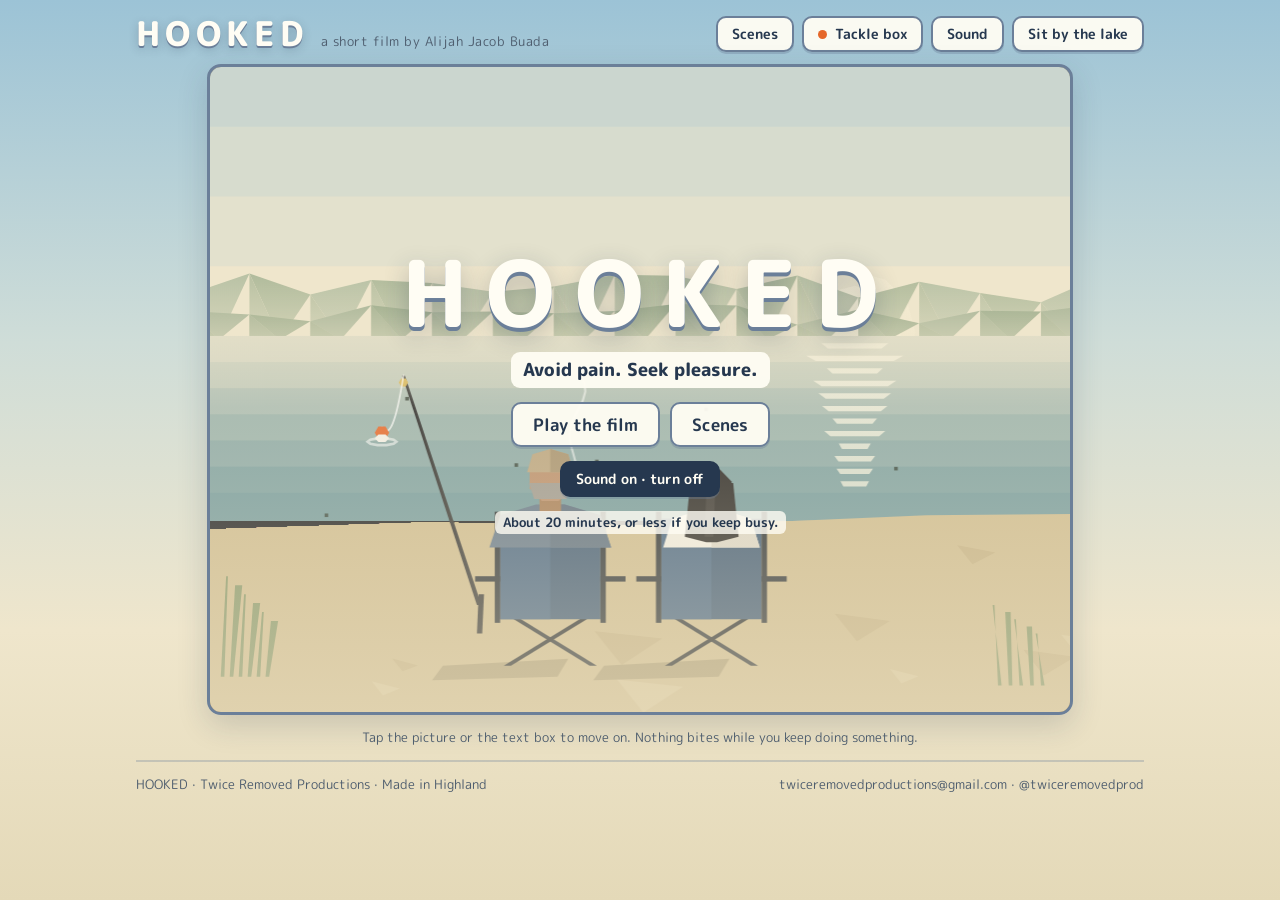
<file: index.html>
<!doctype html>
<html lang="en">
<head>
<meta charset="utf-8">
<meta name="viewport" content="width=device-width, initial-scale=1, viewport-fit=cover">
<title>HOOKED</title>
<meta name="description" content="HOOKED, a short film by Alijah Jacob Buada, played as a low-poly summer game. Nothing bites until you stop trying.">
<meta property="og:title" content="HOOKED">
<meta property="og:description" content="A young woman kills time with small pleasures. A fisherman kills his with cards and cigarettes. They meet at a lake where nothing bites.">
<link rel="preconnect" href="https://fonts.googleapis.com">
<link rel="preconnect" href="https://fonts.gstatic.com" crossorigin>
<link rel="stylesheet" href="https://fonts.googleapis.com/css2?family=M+PLUS+Rounded+1c:wght@400;500;700;800&display=swap">
<link rel="stylesheet" href="css/game.css">
</head>
<body>
<div class="page">
  <div class="bar">
    <div class="logo"><h1>HOOKED</h1><span>a short film by Alijah Jacob Buada</span></div>
    <nav class="menu" aria-label="Menu">
      <button class="btn" id="scenesBtn" type="button">Scenes</button>
      <button class="btn" id="tackleBtn" type="button"><span class="dot" aria-hidden="true"></span>Tackle box</button>
      <button class="btn" id="soundBtn" type="button" aria-pressed="false">Sound</button>
      <a class="btn" href="lake.html">Sit by the lake</a>
    </nav>
  </div>

  <div class="stage" id="stage">
   <div class="screen">
    <canvas id="scene" role="img" aria-label="HOOKED title screen: a low-poly lake at dawn."></canvas>
    <span class="tag" id="tag" hidden></span>
    <div class="prompt" id="prompt" hidden><span id="promptText"></span><span class="meter" id="meter" hidden><i id="meterFill"></i></span></div>
    <div class="overlay" id="title">
      <h2>HOOKED</h2>
      <p class="line1">Avoid pain. Seek pleasure.</p>
      <div class="row">
        <button class="btn big" id="playBtn" type="button">Play the film</button>
        <button class="btn big" id="titleScenes" type="button">Scenes</button>
      </div>
      <button class="btn" id="titleSound" type="button" aria-pressed="true">Sound on · turn off</button>
      <small id="soundNote">About 20 minutes, or less if you keep busy.</small>
    </div>
   </div>
    <div class="box idle" id="box" aria-live="polite">
      <span class="who" id="who" hidden></span>
      <p class="say" id="say"></p>
      <p class="sub" id="sub"></p>
      <div class="choices" id="choices"></div>
      <span class="more" id="more" aria-hidden="true" hidden></span>
    </div>
  </div>
  <p class="hint" id="hint">Tap the picture or the text box to move on. Nothing bites while you keep doing something.</p>

  <footer class="foot">
    <span>HOOKED · Twice Removed Productions · Made in Highland</span>
    <span>twiceremovedproductions@gmail.com · @twiceremovedprod</span>
  </footer>
</div>

<div class="scrim" id="scenesWin" hidden>
  <section class="win narrow" role="dialog" aria-modal="true" aria-labelledby="scenesTitle">
    <header><h2 id="scenesTitle">Scenes</h2><button class="btn" type="button" data-close>Close</button></header>
    <div class="body"><ol class="scenes" id="sceneList"></ol></div>
  </section>
</div>

<div class="scrim" id="tackleWin" hidden>
  <section class="win" role="dialog" aria-modal="true" aria-labelledby="tackleTitle">
    <header><h2 id="tackleTitle">Tackle box</h2><button class="btn" type="button" data-close>Close</button></header>
    <div class="body"><div class="tackle"><div class="items" role="tablist" aria-label="Items" id="items"></div><div class="detail" id="detail" role="tabpanel"></div></div></div>
  </section>
</div>

<div class="scrim" id="soundWin" hidden>
  <section class="win narrow" role="dialog" aria-modal="true" aria-labelledby="soundTitle">
    <header><h2 id="soundTitle">Sound</h2><button class="btn" type="button" data-close>Close</button></header>
    <div class="body mixer">
      <button class="btn" id="audioToggle" type="button" aria-pressed="false">Turn sound on</button>
      <p class="status" style="margin:0">Sound is on by default and starts with your first tap or key press.</p>
      <div class="slider"><label for="vAmb">Ambience</label><input id="vAmb" type="range" min="0" max="100" value="90"><output for="vAmb">90</output></div>
      <div class="slider"><label for="vMusic">Music</label><input id="vMusic" type="range" min="0" max="100" value="70"><output for="vMusic">70</output></div>
      <p class="status">Everything you hear is synthesized in the browser. The piano score is an original stand-in, written in the mellow spirit of Ryuichi Sakamoto’s music for <i>Tony Takitani</i>. The jazz in Sen’s earbuds is a nod to Ryo Fukui.</p>
    </div>
  </section>
</div>

<div class="scrim" id="endWin" hidden>
  <section class="win narrow" role="dialog" aria-modal="true" aria-labelledby="endTitle">
    <div class="body endcard">
      <span class="kicker">THE END</span>
      <h2 class="title" id="endTitle">HOOKED</h2>
      <p class="tagline">Avoid pain. Seek pleasure.</p>
      <p>A young woman kills time with small pleasures. A fisherman kills his with cards and cigarettes. They meet at a lake where nothing bites.</p>
      <p style="color:var(--ink-soft)">Written and directed by Alijah Jacob Buada · Twice Removed Productions</p>
      <div class="row">
        <button class="btn" type="button" id="endTackle"><span class="dot" aria-hidden="true"></span>Open the tackle box</button>
        <button class="btn" type="button" id="endAgain">Play again</button>
        <a class="btn" href="lake.html">Sit by the lake</a>
      </div>
    </div>
  </section>
</div>

<script src="js/core.js"></script>
<script src="js/figures.js"></script>
<script src="js/sets-lake.js"></script>
<script src="js/sets-places.js"></script>
<script src="js/audio.js"></script>
<script src="js/pitch.js"></script>
<script src="js/script.js"></script>
<script src="js/game.js"></script>
</body>
</html>
</file>
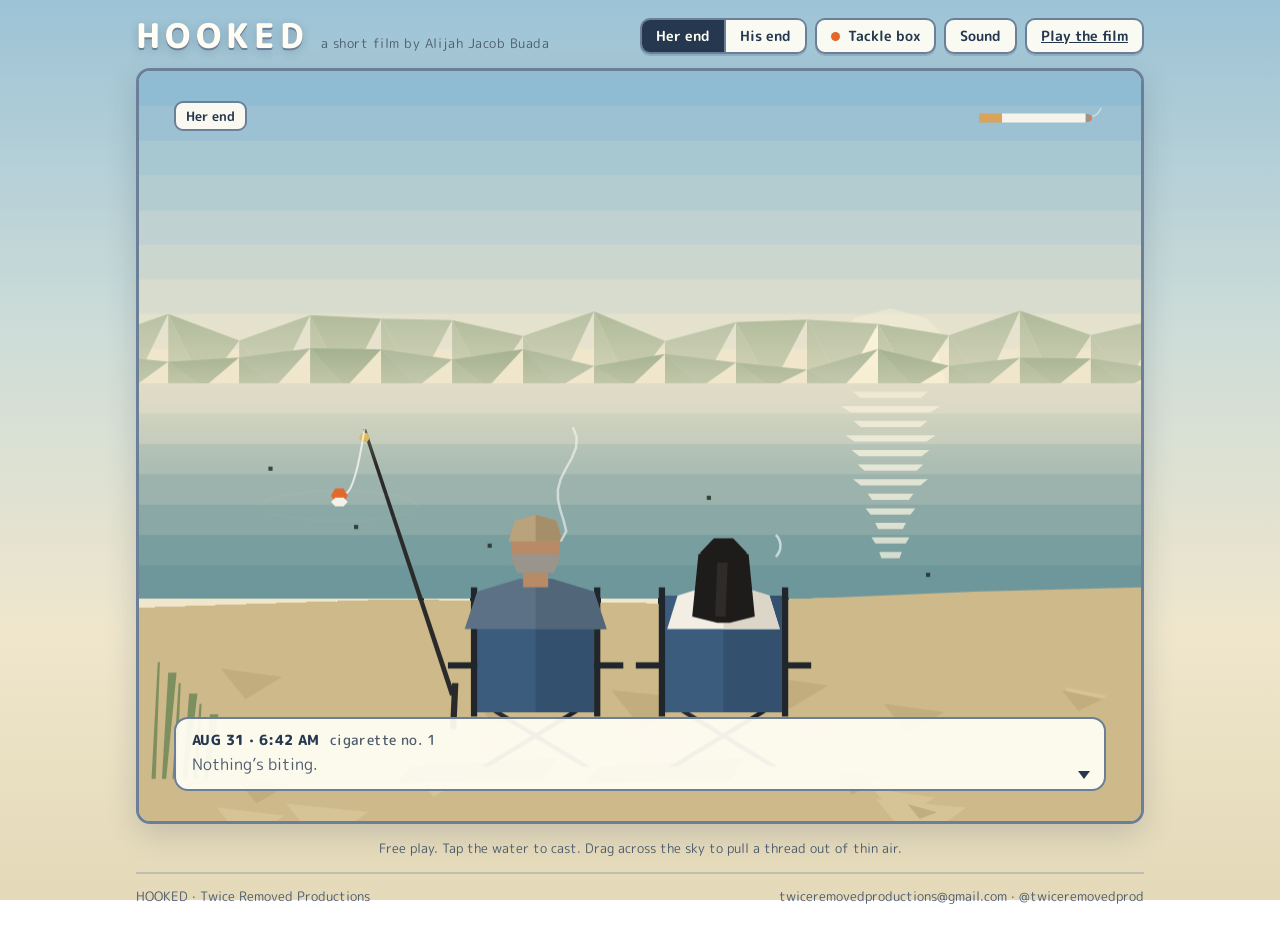
<file: lake.html>
<!doctype html>
<html lang="en">
<head>
<meta charset="utf-8">
<meta name="viewport" content="width=device-width, initial-scale=1, viewport-fit=cover">
<title>HOOKED · Sit by the lake</title>
<link rel="preconnect" href="https://fonts.googleapis.com">
<link rel="preconnect" href="https://fonts.gstatic.com" crossorigin>
<link rel="stylesheet" href="https://fonts.googleapis.com/css2?family=M+PLUS+Rounded+1c:wght@400;500;700;800&display=swap">
<style>
/* Layout: one 4:3 low-poly lake "game screen" centered under a slim menu bar, with a game text box and HUD over it; menus open as PS2-style windows. Single warm-haze look in every theme. */
:root {
  --haze: #EFE6CC;
  --haze-2: #E4D9B8;
  --sky: #9CC3D6;
  --ink: #26384F;
  --ink-soft: #4E5D6E;
  --window: rgba(255, 253, 244, .94);
  --frame: #6B7F99;
  --accent: #E5672A;
  --f-ui: "M PLUS Rounded 1c", "Trebuchet MS", Verdana, sans-serif;
  color-scheme: light;
}
* { box-sizing: border-box; }
html, body { height: 100%; }
body {
  margin: 0;
  background: linear-gradient(180deg, var(--sky) 0%, #CFDDD8 38%, var(--haze) 70%, var(--haze-2) 100%) fixed;
  color: var(--ink);
  font-family: var(--f-ui);
  font-size: 15px;
  line-height: 1.55;
}
.page {
  max-width: 1040px; margin: 0 auto;
  padding-block: 18px 40px;
  padding-left: max(16px, env(safe-area-inset-left, 0px));
  padding-right: max(16px, env(safe-area-inset-right, 0px));
  display: flex; flex-direction: column; gap: 14px;
}

/* menu bar */
.bar { display: flex; align-items: center; justify-content: space-between; gap: 10px 18px; flex-wrap: wrap; }
.logo { display: flex; align-items: baseline; gap: 12px; }
.logo h1 { margin: 0; font-weight: 800; font-size: 34px; letter-spacing: .16em; color: #FFFDF4; text-shadow: 0 2px 0 var(--frame), 0 3px 10px rgba(38,56,79,.25); line-height: 1; }
.logo span { font-size: 13px; color: var(--ink-soft); letter-spacing: .04em; }
.menu { display: flex; gap: 8px; flex-wrap: wrap; }
.btn {
  font: 700 14px/1 var(--f-ui); color: var(--ink);
  background: var(--window); border: 2px solid var(--frame); border-radius: 10px;
  padding: 9px 14px; cursor: pointer; display: inline-flex; align-items: center; gap: 8px;
  box-shadow: 0 2px 0 rgba(107,127,153,.35);
}
.btn:hover { background: #FFFFFF; }
.btn:active { transform: translateY(1px); box-shadow: none; }
.btn:focus-visible { outline: 3px solid var(--accent); outline-offset: 2px; }
.btn[aria-pressed="true"] { background: var(--ink); color: #FFFDF4; border-color: var(--ink); }
.btn[hidden] { display: none; }
.btn[disabled] { opacity: .5; cursor: default; }
.seg { display: inline-flex; border: 2px solid var(--frame); border-radius: 10px; overflow: hidden; box-shadow: 0 2px 0 rgba(107,127,153,.35); }
.seg .btn { border: 0; border-radius: 0; box-shadow: none; }
.seg .btn + .btn { border-left: 2px solid var(--frame); }
.dot { width: 9px; height: 9px; border-radius: 50%; background: var(--accent); display: inline-block; }

/* stage */
.stage { position: relative; width: 100%; aspect-ratio: 4 / 3; max-width: 100%; border-radius: 14px; overflow: hidden; border: 3px solid var(--frame); box-shadow: 0 10px 30px rgba(38,56,79,.18); background: var(--haze); touch-action: none; user-select: none; -webkit-user-select: none; }
.stage #scene { display: block; width: 100%; height: 100%; cursor: crosshair; }
.box {
  position: absolute; left: 3.5%; right: 3.5%; bottom: 4%;
  background: var(--window); border: 2.5px solid var(--frame); border-radius: 14px;
  padding: 10px 16px 12px; pointer-events: none; min-height: 74px;
}
.box .when { font-weight: 800; font-size: 14px; letter-spacing: .03em; color: var(--ink); display: flex; gap: 10px; flex-wrap: wrap; }
.box .when .cig { color: var(--ink-soft); font-weight: 500; }
.box .say { margin: 2px 0 0; font-size: 16px; color: var(--ink-soft); min-height: 1.5em; }
.box .say small { display: block; font-size: 13px; color: #7A8794; }
.box .more { position: absolute; right: 14px; bottom: 10px; width: 0; height: 0; border-left: 6px solid transparent; border-right: 6px solid transparent; border-top: 8px solid var(--ink); animation: blink 1s steps(1) infinite; }
@keyframes blink { 50% { opacity: 0; } }
.cigclock { position: absolute; top: 4%; right: 3.5%; width: 132px; height: 34px; pointer-events: none; }
.side-tag { position: absolute; top: 4%; left: 3.5%; background: var(--window); border: 2px solid var(--frame); border-radius: 9px; padding: 3px 10px; font-weight: 700; font-size: 13px; pointer-events: none; }
.hint { margin: 0; font-size: 13px; color: var(--ink-soft); text-align: center; }

/* windows */
.scrim { position: fixed; inset: 0; background: rgba(38,56,79,.35); display: flex; align-items: center; justify-content: center; padding: 16px; z-index: 20; }
.scrim[hidden] { display: none; }
.win {
  width: min(760px, 100%); max-height: min(86vh, 720px); overflow: auto;
  background: var(--window); border: 3px solid var(--frame); border-radius: 16px;
  box-shadow: 0 16px 40px rgba(38,56,79,.3); display: flex; flex-direction: column;
}
.win header { display: flex; align-items: center; justify-content: space-between; gap: 12px; padding: 12px 16px; border-bottom: 2px solid rgba(107,127,153,.35); position: sticky; top: 0; background: var(--window); }
.win h2 { margin: 0; font-size: 18px; font-weight: 800; letter-spacing: .04em; }
.win .body { padding: 16px; display: flex; flex-direction: column; gap: 12px; }
.win p { margin: 0; max-width: 64ch; }
.close { font: 800 14px var(--f-ui); }

.tackle { display: grid; grid-template-columns: minmax(0, 220px) minmax(0, 1fr); gap: 16px; }
.items { display: flex; flex-direction: column; gap: 6px; }
.item { text-align: left; font: 700 14px/1.3 var(--f-ui); color: var(--ink); background: #FFFFFF; border: 2px solid rgba(107,127,153,.45); border-radius: 10px; padding: 8px 10px; cursor: pointer; display: grid; grid-template-columns: 34px minmax(0, 1fr); gap: 10px; align-items: center; }
.item small { display: block; font-weight: 500; color: var(--ink-soft); font-size: 12px; }
.item[aria-selected="true"] { border-color: var(--ink); background: #F4F7FA; box-shadow: inset 4px 0 0 var(--accent); }
.item:focus-visible { outline: 3px solid var(--accent); outline-offset: 1px; }
.item svg { width: 34px; height: 34px; }
.detail { min-width: 0; display: flex; flex-direction: column; gap: 10px; }
.detail h3 { margin: 0; font-size: 20px; font-weight: 800; }
.detail .kicker { font-size: 12px; letter-spacing: .12em; text-transform: uppercase; color: var(--accent); font-weight: 800; }
.detail dl { margin: 0; display: grid; grid-template-columns: minmax(0, 92px) minmax(0, 1fr); gap: 6px 12px; }
.detail dt { font-weight: 800; color: var(--ink-soft); font-size: 13px; }
.detail dd { margin: 0; }
.tag { font-size: 22px; font-weight: 800; color: var(--ink); letter-spacing: .02em; }
.comps { display: grid; grid-template-columns: repeat(2, minmax(0, 1fr)); gap: 10px; }
.comp { border: 2px solid rgba(107,127,153,.4); border-radius: 12px; padding: 10px 12px; background: #FFFFFF; display: flex; flex-direction: column; gap: 2px; }
.comp b { font-size: 18px; letter-spacing: .04em; }
.comp span { color: var(--ink-soft); font-size: 13px; }
.receipt { font-family: "Courier New", Courier, monospace; background: #FFFFFF; border: 1px dashed #9AA6B2; border-radius: 6px; padding: 14px 16px; display: flex; flex-direction: column; gap: 4px; max-width: 420px; }
.receipt .rule { border-top: 1px dashed #9AA6B2; margin: 6px 0; }
.receipt .line { display: flex; justify-content: space-between; gap: 12px; }
.copy { display: flex; gap: 8px; align-items: center; flex-wrap: wrap; }
.copy code { font-family: "Courier New", Courier, monospace; background: #FFFFFF; border: 1px solid rgba(107,127,153,.45); border-radius: 6px; padding: 4px 8px; user-select: all; }

.mixer { display: flex; flex-direction: column; gap: 14px; }
.slider { display: grid; grid-template-columns: minmax(0, 120px) minmax(0, 1fr) 40px; gap: 12px; align-items: center; }
.slider label { font-weight: 700; }
.slider output { text-align: right; font-variant-numeric: tabular-nums; color: var(--ink-soft); }
input[type="range"] { width: 100%; accent-color: var(--accent); }

.note-form { display: flex; flex-direction: column; gap: 10px; }
.note-form textarea { font: 500 16px/1.4 var(--f-ui); color: var(--ink); border: 2px solid var(--frame); border-radius: 10px; padding: 10px 12px; resize: vertical; min-height: 80px; background: #FFFFFF; }
.note-form textarea:focus-visible { outline: 3px solid var(--accent); outline-offset: 1px; }
.note-form .row { display: flex; justify-content: space-between; align-items: center; gap: 12px; flex-wrap: wrap; color: var(--ink-soft); font-size: 13px; }
.status { color: var(--ink-soft); font-size: 13px; min-height: 1.2em; }

.end { text-align: center; align-items: center; }
.end .title { font-size: 52px; font-weight: 800; letter-spacing: .18em; color: #FFFDF4; text-shadow: 0 3px 0 var(--frame); line-height: 1; margin: 6px 0 0; }
.end .actions { display: flex; gap: 10px; justify-content: center; flex-wrap: wrap; }

footer.foot { display: flex; justify-content: space-between; gap: 8px 16px; flex-wrap: wrap; font-size: 13px; color: var(--ink-soft); border-top: 2px solid rgba(107,127,153,.3); padding-top: 12px; }

@media (max-width: 640px) {
  .logo h1 { font-size: 28px; }
  .tackle { grid-template-columns: minmax(0, 1fr); }
  .items { flex-direction: row; overflow-x: auto; padding-bottom: 4px; }
  .item { min-width: 168px; }
  .comps { grid-template-columns: minmax(0, 1fr); }
  .stage { aspect-ratio: auto; display: flex; flex-direction: column; }
  .stage #scene { height: auto; aspect-ratio: 4 / 3; }
  .box { position: static; margin: 8px; padding: 8px 12px 10px; min-height: 84px; }
  .box .when { font-size: 12px; }
  .box .say { font-size: 13px; }
  .box .say small { font-size: 11px; }
  .cigclock { width: 96px; height: 26px; top: 8px; right: 8px; }
  .side-tag { top: 8px; left: 8px; }
  .side-tag { font-size: 11px; }
}
@media (prefers-reduced-motion: reduce) { .box .more { animation: none; } }
</style>
</head>
<body>

<div class="page">
  <div class="bar">
    <div class="logo"><h1>HOOKED</h1><span>a short film by Alijah Jacob Buada</span></div>
    <nav class="menu" aria-label="Menu">
      <div class="seg" role="group" aria-label="Whose version">
        <button class="btn" id="herBtn" type="button" aria-pressed="true">Her end</button>
        <button class="btn" id="hisBtn" type="button" aria-pressed="false">His end</button>
      </div>
      <button class="btn" id="tackleBtn" type="button"><span class="dot" aria-hidden="true"></span>Tackle box</button>
      <button class="btn" id="soundBtn" type="button">Sound</button>
      <a class="btn" href="index.html">Play the film</a>
    </nav>
  </div>

  <div class="stage" id="stage">
    <canvas id="scene" role="img" aria-label="A low-poly lake at dawn seen from behind two camp chairs. A fisherman sits on the left with his rod in a holder; Sen sits on the right. Tap the water to cast, drag across the sky to pull a thread."></canvas>
    <span class="side-tag" id="sideTag">Her end</span>
    <canvas class="cigclock" id="cig" width="264" height="68" aria-hidden="true"></canvas>
    <div class="box" aria-live="polite">
      <div class="when"><span id="clock">AUG 31 · 6:42 AM</span><span class="cig" id="cigCount">cigarette no. 1</span></div>
      <p class="say" id="say">Nothing’s biting.</p>
      <span class="more" aria-hidden="true"></span>
    </div>
  </div>
  <p class="hint" id="hint">Free play. Tap the water to cast. Drag across the sky to pull a thread out of thin air.</p>

  <footer class="foot">
    <span>HOOKED · Twice Removed Productions</span>
    <span>twiceremovedproductions@gmail.com · @twiceremovedprod</span>
  </footer>
</div>

<!-- windows -->
<div class="scrim" id="tackleWin" hidden>
  <section class="win" role="dialog" aria-modal="true" aria-labelledby="tackleTitle">
    <header><h2 id="tackleTitle">Tackle box</h2><button class="btn close" type="button" data-close>Close</button></header>
    <div class="body">
      <div class="tackle">
        <div class="items" role="tablist" aria-label="Items" id="items"></div>
        <div class="detail" id="detail" role="tabpanel"></div>
      </div>
    </div>
  </section>
</div>

<div class="scrim" id="soundWin" hidden>
  <section class="win" role="dialog" aria-modal="true" aria-labelledby="soundTitle" style="width:min(520px,100%)">
    <header><h2 id="soundTitle">Sound</h2><button class="btn close" type="button" data-close>Close</button></header>
    <div class="body mixer">
      <button class="btn" id="audioToggle" type="button" aria-pressed="false">Turn sound on</button>
      <div class="slider"><label for="vInsects">Insects</label><input id="vInsects" type="range" min="0" max="100" value="55"><output for="vInsects">55</output></div>
      <div class="slider"><label for="vWater">Water</label><input id="vWater" type="range" min="0" max="100" value="60"><output for="vWater">60</output></div>
      <div class="slider"><label for="vTown">Distant town</label><input id="vTown" type="range" min="0" max="100" value="30"><output for="vTown">30</output></div>
      <div class="slider"><label for="vJazz">Jazz</label><input id="vJazz" type="range" min="0" max="100" value="35"><output for="vJazz">35</output></div>
      <p class="status">Sound starts with your first tap. The jazz is a stand-in loop in homage to Ryo Fukui.</p>
    </div>
  </section>
</div>

<div class="scrim" id="cocoonWin" hidden>
  <section class="win" role="dialog" aria-modal="true" aria-labelledby="cocoonTitle" style="width:min(560px,100%)">
    <header><h2 id="cocoonTitle">The cocoon</h2><button class="btn close" type="button" data-close>Close</button></header>
    <div class="body">
      <p><i>“These little spirit things come out from a dead goat’s mouth. They start to pull threads out of thin air.”</i></p>
      <p>You pulled enough threads to weave one. Sen calls it “a certain something” she can only describe as a cocoon, and is never yet convinced it will be a butterfly and not a moth.</p>
      <p><b>Director’s note.</b> HOOKED is an homage to the flat, tasteless summers of COVID, and to the strange feeling right after you move out of your childhood home. Nothing happens, and that’s the point. Two people chase quick fixes to feel something, then sit at a lake where nothing bites.</p>
      <div class="actions" style="display:flex;gap:10px;flex-wrap:wrap"><button class="btn" type="button" id="cocoonTackle">Open the tackle box</button></div>
    </div>
  </section>
</div>

<div class="scrim" id="endWin" hidden>
  <section class="win" role="dialog" aria-modal="true" aria-labelledby="endTitle" style="width:min(560px,100%)">
    <div class="body end">
      <span class="kicker" style="font-weight:800;letter-spacing:.12em;color:var(--accent);font-size:12px">SOMETHING’S BITING</span>
      <h2 class="title" id="endTitle">HOOKED</h2>
      <p class="tag">Avoid pain. Seek pleasure.</p>
      <p>A young woman kills time with small pleasures. A fisherman kills his with cards and cigarettes. They meet at a lake where nothing bites.</p>
      <p style="color:var(--ink-soft)">A short film written and directed by Alijah Jacob Buada · Twice Removed Productions</p>
      <div class="actions"><button class="btn" type="button" id="endTackle">Open the tackle box</button><button class="btn" type="button" id="endStay">Sit a while longer</button></div>
    </div>
  </section>
</div>

<script>
(() => {
  // ---------------- constants & state ----------------
  const W = 480, H = 360, HZ = 150, SHORE = 252, FISH = 190, SEN = 280;
  const ROD0 = [150, 300], TIP0 = [108, 172];
  const FOG = '#efe6cc';
  const IDLE_DOZE = 20, MEM_LEN = 4.5, MEMS = 4, IDLE_BITE = IDLE_DOZE + MEM_LEN * MEMS + 1.5;
  const CIG_SECONDS = 90, CIG_GAME_MIN = 7;
  const reduce = matchMedia('(prefers-reduced-motion: reduce)').matches;

  const S = {
    view: 'her', t: 0, idle: 0, lastReal: performance.now(),
    bob: [96, 206], cast: null, casts: 0,
    threads: [], drawing: null, woven: 0, cocoonReady: false,
    phase: 'awake', bite: 0, skip: 0,
    cig: 0, cigN: 1, gameMin: 6 * 60 + 42,
    notes: [], noteLanes: [],
    paused: false,
  };
  const speed = () => (window.__hookedSpeed || 1);

  // ---------------- helpers ----------------
  function hx(h) { const n = parseInt(h.slice(1), 16); return [n >> 16 & 255, n >> 8 & 255, n & 255]; }
  function mix(a, b, k) { const A = hx(a), B = hx(b); const r = i => Math.round(A[i] + (B[i] - A[i]) * k).toString(16).padStart(2, '0'); return '#' + r(0) + r(1) + r(2); }
  function rng(seed) { return () => { seed |= 0; seed = seed + 0x6D2B79F5 | 0; let t = Math.imul(seed ^ seed >>> 15, 1 | seed); t = t + Math.imul(t ^ t >>> 7, 61 | t) ^ t; return ((t ^ t >>> 14) >>> 0) / 4294967296; }; }
  function poly(c, pts, col) { c.fillStyle = col; c.beginPath(); pts.forEach(([x, y], i) => i ? c.lineTo(x, y) : c.moveTo(x, y)); c.closePath(); c.fill(); }
  function ngon(cx, cy, rx, ry, n, a0 = 0) { const p = []; for (let i = 0; i < n; i++) { const a = a0 + i / n * Math.PI * 2; p.push([cx + Math.cos(a) * rx, cy + Math.sin(a) * ry]); } return p; }
  const clamp = (v, a, b) => Math.max(a, Math.min(b, v));

  // ---------------- canvases ----------------
  const cv = document.getElementById('scene');
  const ctx = cv.getContext('2d');
  const off = document.createElement('canvas');
  const octx = off.getContext('2d');
  let K = 2;
  function resize() {
    const r = cv.getBoundingClientRect();
    const dpr = Math.min(window.devicePixelRatio || 1, 2);
    K = Math.max(1, Math.min(3, (r.width * dpr) / W));
    cv.width = off.width = Math.round(W * K); cv.height = off.height = Math.round(H * K);
  }
  new ResizeObserver(resize).observe(cv); resize();

  // ---------------- static geometry ----------------
  const R = rng(9);
  const hills = [[HZ - 18, 18, '#7f9a77', .38], [HZ - 6, 12, '#6c8a66', .16]].map(([base, amp, col, fog]) => { const pts = []; for (let x = -20; x <= W + 40; x += 34) pts.push([x, base - R() * amp]); return { pts, col, fog }; });
  const shards = (() => { const r = rng(4), a = []; for (let i = 0; i < 18; i++) a.push([r() * W, SHORE + 14 + r() * 90, 14 + r() * 30, i % 2]); return a; })();

  // ---------------- scene ----------------
  function sky(c) {
    const sunUp = clamp((S.gameMin - 402) / 240, 0, 1);
    const top = mix('#8fbcd3', '#a9cfe0', sunUp);
    for (let i = 0; i < 9; i++) { c.fillStyle = mix(top, FOG, i / 8); c.fillRect(0, i * HZ / 9, W, HZ / 9 + 1); }
    const sy = HZ - 2 - sunUp * 40;
    poly(c, ngon(360, sy, 34, 34, 12), 'rgba(255,247,220,.35)'); poly(c, ngon(360, sy, 26, 26, 12), '#fff7dc');
    hills.forEach(({ pts, col, fog }) => {
      for (let i = 0; i < pts.length - 1; i++) {
        const [x0, y0] = pts[i], [x1, y1] = pts[i + 1], mx = (x0 + x1) / 2;
        poly(c, [[x0, y0], [x1, y1], [mx, HZ + 2]], mix(i % 2 ? col : mix(col, '#ffffff', .12), FOG, fog));
        poly(c, [[x0, y0], [mx, HZ + 2], [x0, HZ + 2]], mix(col, FOG, fog + .08));
      }
    });
    return sy;
  }
  function water(c, t, sy) {
    for (let i = 0; i < 7; i++) { const y0 = HZ + i * (SHORE - HZ) / 7; c.fillStyle = mix(FOG, '#6e979b', Math.min(1, .25 + i / 6 * .8)); c.fillRect(0, y0, W, (SHORE - HZ) / 7 + 1); }
    const r = rng(Math.floor(t * 3));
    for (let i = 0; i < 12; i++) { const y = HZ + 4 + i * 7, w = (26 - i * 1.6) * (0.6 + r() * .6); poly(c, [[360 - w, y], [360 + w, y], [360 + w * .8, y + 3], [360 - w * .8, y + 3]], 'rgba(255,250,230,.7)'); }
    c.fillStyle = 'rgba(30,40,30,.8)';
    for (let i = 0; i < 5; i++) { const x = 40 + ((i * 97 + t * (8 + i * 3)) % 380), y = HZ + 40 + (i * 37) % 60; c.fillRect(Math.round(x), Math.round(y), 2, 2); }
  }
  function shore(c) {
    poly(c, [[0, SHORE + 6], [120, SHORE + 2], [260, SHORE + 4], [400, SHORE - 2], [W, SHORE - 4], [W, H], [0, H]], '#cdb98a');
    shards.forEach(([x, y, s, k]) => poly(c, [[x, y], [x + s, y + 4], [x + s * .4, y + s * .5]], k ? '#c2ad7e' : '#d6c497'));
    for (let i = 0; i < 6; i++) { const x = 6 + i * 5; poly(c, [[x, H - 20], [x + 2, H - 20], [x + 4 + (i % 2) * 3, H - 76 + i * 5], [x + 3, H - 76 + i * 5]], '#7d8f5f'); }
  }
  function chair(c, x) {
    poly(c, [[x - 60, 334], [x + 10, 330], [x + 4, 340], [x - 66, 342]], 'rgba(90,80,50,.35)');
    poly(c, [[x - 27, 304], [x - 23, 304], [x + 26, 334], [x + 22, 334]], '#252a2e'); poly(c, [[x + 23, 304], [x + 27, 304], [x - 22, 334], [x - 26, 334]], '#1d2124');
    poly(c, [[x - 28, 252], [x + 28, 252], [x + 28, 308], [x - 28, 308]], '#33506e'); poly(c, [[x - 28, 252], [x, 252], [x, 308], [x - 28, 308]], '#3c5c7d');
    poly(c, [[x - 31, 248], [x - 28, 248], [x - 28, 310], [x - 31, 310]], '#20262b'); poly(c, [[x + 28, 248], [x + 31, 248], [x + 31, 310], [x + 28, 310]], '#20262b');
    poly(c, [[x - 42, 284], [x - 28, 284], [x - 28, 287], [x - 42, 287]], '#20262b'); poly(c, [[x + 28, 284], [x + 42, 284], [x + 42, 287], [x + 28, 287]], '#20262b');
  }
  function smoke(c, x, y, t) {
    c.strokeStyle = 'rgba(255,255,255,.55)'; c.lineWidth = 1.2; c.beginPath(); c.moveTo(x, y);
    for (let i = 1; i < 12; i++) c.lineTo(x + 2 + Math.sin(t * .8 + i * .6) * (1.5 + i * .45), y - i * 5);
    c.stroke();
  }
  function fishSeated(c, t) {
    const x = FISH;
    poly(c, [[x - 34, 268], [x - 28, 250], [x - 8, 244], [x + 8, 244], [x + 28, 250], [x + 34, 268]], '#5c7186');
    poly(c, [[x, 244], [x + 8, 244], [x + 28, 250], [x + 34, 268], [x, 268]], '#52667a');
    poly(c, [[x - 6, 236], [x + 6, 236], [x + 6, 248], [x - 6, 248]], '#b88a66');
    poly(c, ngon(x, 230, 12.5, 13, 8, Math.PI / 8), '#b88a66'); poly(c, [[x - 12, 232], [x + 12, 232], [x + 9, 241], [x - 9, 241]], '#9a958c');
    poly(c, [[x - 13, 226], [x - 10, 216], [x, 213], [x + 10, 216], [x + 13, 226]], '#b9a27c'); poly(c, [[x, 213], [x + 10, 216], [x + 13, 226], [x, 226]], '#a58f6b');
    smoke(c, x + 12, 226, t);
  }
  function fishStanding(c, t) {
    const x = 62, g = 334;
    poly(c, [[x - 40, g + 2], [x + 6, g - 2], [x + 2, g + 6], [x - 44, g + 8]], 'rgba(90,80,50,.35)');
    poly(c, [[x - 12, g - 64], [x - 2, g - 64], [x - 3, g], [x - 13, g]], '#3e4e62'); poly(c, [[x + 2, g - 64], [x + 12, g - 64], [x + 13, g], [x + 3, g]], '#36455a');
    poly(c, [[x - 14, g - 2], [x - 1, g - 2], [x - 1, g + 3], [x - 15, g + 3]], '#2b2723'); poly(c, [[x + 2, g - 2], [x + 15, g - 2], [x + 16, g + 3], [x + 2, g + 3]], '#2b2723');
    poly(c, [[x - 20, g - 62], [x - 18, g - 108], [x - 8, g - 114], [x + 8, g - 114], [x + 18, g - 108], [x + 20, g - 62]], '#5c7186');
    poly(c, [[x, g - 114], [x + 8, g - 114], [x + 18, g - 108], [x + 20, g - 62], [x, g - 62]], '#52667a');
    poly(c, [[x + 16, g - 108], [x + 22, g - 104], [x + 18, g - 128], [x + 12, g - 130]], '#5c7186');
    poly(c, [[x - 18, g - 106], [x - 24, g - 100], [x - 24, g - 70], [x - 18, g - 70]], '#52667a');
    poly(c, [[x - 5, g - 120], [x + 5, g - 120], [x + 5, g - 112], [x - 5, g - 112]], '#b88a66');
    poly(c, ngon(x, g - 126, 11, 11.5, 8, Math.PI / 8), '#b88a66'); poly(c, [[x - 10, g - 125], [x + 10, g - 125], [x + 8, g - 117], [x - 8, g - 117]], '#9a958c');
    poly(c, [[x - 11.5, g - 130], [x - 9, g - 139], [x, g - 141], [x + 9, g - 139], [x + 11.5, g - 130]], '#b9a27c');
    poly(c, [[x + 9, g - 132], [x + 14, g - 132], [x + 14, g - 120], [x + 9, g - 120]], '#22262a');
    poly(c, [[x + 8, g - 128], [x + 16, g - 130], [x + 17, g - 122], [x + 10, g - 120]], '#b88a66');
    smoke(c, x - 10, g - 128, t);
  }
  function senSeated(c, t, doze) {
    const x = SEN;
    poly(c, [[x - 27, 268], [x - 22, 252], [x - 6, 247], [x + 6, 247], [x + 22, 252], [x + 27, 268]], '#f2eee4'); poly(c, [[x, 247], [x + 6, 247], [x + 22, 252], [x + 27, 268], [x, 268]], '#dcd6c8');
    poly(c, [[x - 5, 240], [x + 5, 240], [x + 5, 250], [x - 5, 250]], '#c29372');
    c.save(); c.translate(x, 248); c.rotate(doze * -0.32); c.translate(-x, -248);
    poly(c, [[x - 12, 232], [x + 12, 232], [x + 15, 262], [x + 3, 265], [x - 3, 265], [x - 15, 262]], '#1e1c1b');
    poly(c, ngon(x, 236, 12, 12.5, 8, Math.PI / 8), '#1e1c1b'); poly(c, [[x - 3, 236], [x + 2, 236], [x + 1, 262], [x - 4, 262]], '#2e2b29');
    c.restore();
    if (S.view === 'her' && S.phase === 'awake' && Math.floor(t / 4.5) % 2 === 0) {
      c.strokeStyle = 'rgba(255,255,255,.6)'; c.lineWidth = 1.2;
      const p = (t % 1.5) / 1.5; c.beginPath(); c.arc(x + 20, 228, 4 + p * 4, -0.8, 0.8); c.stroke();
    }
    if (doze > .6) { c.fillStyle = 'rgba(52,70,94,.7)'; c.font = '700 9px "M PLUS Rounded 1c", sans-serif'; const p = (t % 2) / 2; c.globalAlpha = 1 - p; c.fillText('z', x + 16, 220 - p * 12); c.globalAlpha = 1; }
  }
  function rodAndLine(c, t) {
    let tip = TIP0.slice();
    let bob = S.bob.slice(), under = false;
    if (S.phase === 'bite') { const k = Math.min(1, S.bite * 3); tip = [TIP0[0] - 6 * k, TIP0[1] + (16 + Math.sin(t * 22) * 4) * k]; under = Math.sin(t * 9) > -0.2; }
    if (S.cast) {
      const p = clamp(S.cast.p, 0, 1), [fx, fy] = S.cast.from, [tx, ty] = S.cast.to;
      bob = [fx + (tx - fx) * p, fy + (ty - fy) * p - Math.sin(p * Math.PI) * 60];
      tip = [TIP0[0] + Math.sin(p * Math.PI) * 18, TIP0[1] - Math.sin(p * Math.PI) * 8];
    }
    poly(c, [[ROD0[0] - 1, ROD0[1] + 16], [ROD0[0] + 2, ROD0[1] + 16], [ROD0[0] + 3, ROD0[1] - 6], [ROD0[0], ROD0[1] - 6]], '#2a2a2a');
    poly(c, [[ROD0[0] - 1, ROD0[1]], [ROD0[0] + 1.5, ROD0[1]], [tip[0] + .8, tip[1]], [tip[0] - .8, tip[1]]], '#2a2a2a');
    const jig = S.phase === 'bite' ? Math.sin(t * 30) * 2 : 0;
    poly(c, ngon(tip[0] + jig, tip[1] + 4, 2.6, 2.6, 6), '#d6b14a');
    const by = bob[1] + (S.cast || S.phase === 'bite' ? 0 : Math.round(Math.sin(t * 1.6) * 1.5));
    c.strokeStyle = 'rgba(255,255,255,.7)'; c.lineWidth = 1; c.beginPath(); c.moveTo(tip[0], tip[1]); c.quadraticCurveTo((tip[0] + bob[0]) / 2, Math.max(tip[1], by) + 6, bob[0], by - 4); c.stroke();
    if (!S.cast) {
      const ripples = S.phase === 'bite' ? 3 : 1;
      for (let k = 0; k < ripples; k++) { const p = ((t * (S.phase === 'bite' ? 1.2 : .35)) + k / ripples) % 1; c.strokeStyle = `rgba(255,255,255,${.6 * (1 - p)})`; c.lineWidth = 1.5; c.beginPath(); ngon(bob[0], bob[1] + 3, 6 + p * 34, 1.6 + p * 6, 10).forEach(([x, y], i) => i ? c.lineTo(x, y) : c.moveTo(x, y)); c.closePath(); c.stroke(); }
    }
    if (!under) { poly(c, ngon(bob[0], by - 1, 4, 4, 6), '#e5672a'); poly(c, ngon(bob[0], by + 2, 4, 2.4, 6), '#f4f1e8'); }
  }
  function threads(c, t) {
    c.save(); c.lineCap = 'round';
    const cocoon = [250, 96];
    S.threads.forEach(th => {
      const k = clamp(th.age / 2.2, 0, 1);
      c.strokeStyle = `rgba(255,255,255,${.75 * (1 - k * .6)})`; c.lineWidth = 1;
      c.beginPath();
      th.pts.forEach(([x, y], i) => {
        const nx = x + (cocoon[0] - x) * k + Math.sin(t * 2 + i) * .6, ny = y + (cocoon[1] - y) * k;
        i ? c.lineTo(nx, ny) : c.moveTo(nx, ny);
      });
      c.stroke();
    });
    if (S.drawing) { c.strokeStyle = 'rgba(255,255,255,.9)'; c.lineWidth = 1.2; c.beginPath(); S.drawing.forEach(([x, y], i) => i ? c.lineTo(x, y) : c.moveTo(x, y)); c.stroke(); }
    if (S.woven > 0) {
      const n = Math.min(S.woven, 7), rx = 4 + n * 1.6, ry = 7 + n * 2.6, sway = Math.sin(t * .9) * 1.5;
      c.strokeStyle = 'rgba(255,255,255,.5)'; c.beginPath(); c.moveTo(cocoon[0], 0); c.lineTo(cocoon[0] + sway, cocoon[1] - ry); c.stroke();
      const glow = S.cocoonReady ? .5 + Math.sin(t * 2.4) * .2 : .25;
      poly(c, ngon(cocoon[0] + sway, cocoon[1], rx + 6, ry + 6, 10), `rgba(255,250,228,${glow * .5})`);
      poly(c, ngon(cocoon[0] + sway, cocoon[1], rx, ry, 10, Math.PI / 10), 'rgba(255,253,244,.88)');
      c.strokeStyle = 'rgba(180,190,200,.6)'; for (let i = 0; i < n; i++) { c.beginPath(); c.ellipse(cocoon[0] + sway, cocoon[1] - ry + (i + 1) * (ry * 2 / (n + 1)), rx * .9, 1.2, 0, 0, Math.PI * 2); c.stroke(); }
    }
    c.restore();
  }

  // ---------------- catnap memories ----------------
  function memBedroom(c, t) {
    for (let i = 0; i < 6; i++) { c.fillStyle = mix('#d9cfb4', '#efe6cc', i / 5); c.fillRect(0, i * 60, W, 61); }
    poly(c, [[300, 40], [440, 40], [440, 200], [300, 200]], '#fff7dc');
    for (let y = 50; y < 196; y += 12) poly(c, [[300, y], [440, y], [440, y + 4], [300, y + 4]], 'rgba(160,140,100,.5)');
    poly(c, [[0, 270], [W, 250], [W, H], [0, H]], '#bfae86');
    poly(c, [[60, 236], [280, 228], [300, 290], [40, 300]], '#f4f1e8'); poly(c, [[40, 300], [300, 290], [300, 306], [40, 316]], '#c9c2b0');
    poly(c, [[200, 120], [244, 120], [244, 200], [200, 200]], '#2c3642'); poly(c, [[204, 126], [240, 126], [240, 186], [204, 186]], '#e9eef0');
    for (let i = 0; i < 9; i++) { const h = 6 + Math.abs(Math.sin(t * 4 + i)) * 20; poly(c, [[208 + i * 3.6, 156 - h / 2], [210 + i * 3.6, 156 - h / 2], [210 + i * 3.6, 156 + h / 2], [208 + i * 3.6, 156 + h / 2]], '#e5672a'); }
    return '“Your personality replaces itself every seven years.”';
  }
  function memFirework(c, t) {
    for (let i = 0; i < 8; i++) { c.fillStyle = mix('#c48a74', '#6f7f99', i / 7); c.fillRect(0, i * 22, W, 23); }
    [[0, 96, 110], [120, 84, 100], [280, 92, 120], [400, 80, 90]].forEach(([x, h, w]) => { poly(c, [[x, 176], [x, 176 - h + 30], [x + w / 2, 176 - h], [x + w, 176 - h + 30], [x + w, 176]], '#4e5a6e'); poly(c, [[x + 20, 140], [x + 34, 140], [x + 34, 154], [x + 20, 154]], '#f2d48a'); });
    poly(c, [[0, 176], [W, 176], [W, 200], [0, 200]], '#a9a395'); poly(c, [[0, 200], [W, 200], [W, H], [0, H]], '#5f6266');
    const g = Math.min(1, (t % MEM_LEN) / MEM_LEN) * 40;
    for (let i = 0; i < 12; i++) { const a = i * .9, r = 4 + i * g / 12; poly(c, ngon(240 + Math.cos(a) * r * .6, 230 - i * g / 14, 4, 4, 6), '#1d1d1d'); }
    c.strokeStyle = 'rgba(255,255,255,.4)'; c.beginPath(); c.moveTo(240, 230 - g); for (let i = 1; i < 10; i++) c.lineTo(244 + Math.sin(t + i) * 3, 230 - g - i * 8); c.stroke();
    return '“I don’t even know what I look like without other people’s eyes.”';
  }
  function memSparkler(c, t) {
    for (let i = 0; i < 8; i++) { c.fillStyle = mix('#3a4660', '#8a6f78', i / 7); c.fillRect(0, i * 45, W, 46); }
    poly(c, [[0, 280], [W, 280], [W, H], [0, H]], '#3e4148');
    c.strokeStyle = '#2a2a2a'; c.lineWidth = 2; c.beginPath(); c.moveTo(200, 300); c.lineTo(260, 170); c.stroke();
    const r = rng(Math.floor(t * 18));
    for (let i = 0; i < 28; i++) { const a = r() * Math.PI * 2, l = 8 + r() * 34; c.strokeStyle = `rgba(255,${200 + r() * 55},${120 + r() * 80},${.6 + r() * .4})`; c.lineWidth = 1; c.beginPath(); c.moveTo(260, 170); c.lineTo(260 + Math.cos(a) * l, 170 + Math.sin(a) * l); c.stroke(); }
    poly(c, ngon(260, 170, 6, 6, 8), '#fffbe6');
    return 'A sparkler, held like a cigarette.';
  }
  function memCar(c, t) {
    c.fillStyle = '#151a22'; c.fillRect(0, 0, W, H);
    poly(c, [[40, 30], [440, 30], [410, 190], [70, 190]], '#232c3a');
    for (let i = 0; i < 4; i++) poly(c, ngon(100 + i * 90, 120 + (i % 2) * 20, 2, 2, 6), 'rgba(255,220,160,.6)');
    poly(c, [[0, 230], [W, 210], [W, H], [0, H]], '#0f1218');
    poly(c, [[300, 196], [360, 192], [362, 222], [302, 226]], '#cfe3f0');
    poly(c, [[300, 196], [362, 192], [240, 110], [180, 118]], 'rgba(200,225,240,.12)');
    poly(c, ngon(200, 250, 26, 14, 10), '#c98a3c'); poly(c, ngon(200, 244, 26, 6, 10), '#e7c36a'); poly(c, [[176, 252], [224, 252], [222, 258], [178, 258]], '#5a2e1c');
    poly(c, [[70, 300], [140, 220], [156, 226], [92, 306]], '#c29372');
    return 'An Ultimate Cheeseburger, watching anime in the car.';
  }
  const MEMORIES = [memBedroom, memFirework, memSparkler, memCar];

  // ---------------- render ----------------
  function drawScene(c, t) {
    c.save(); c.setTransform(K, 0, 0, K, 0, 0);
    const sy = sky(c); water(c, t, sy); threads(c, t); shore(c);
    const doze = S.phase === 'doze' || S.phase === 'memory' ? clamp((S.idle - IDLE_DOZE + 3) / 3, 0, 1) : 0;
    chair(c, FISH); if (S.view === 'her') fishSeated(c, t);
    chair(c, SEN); senSeated(c, t, doze);
    rodAndLine(c, t);
    if (S.view === 'his') fishStanding(c, t);
    const fg = c.createLinearGradient(0, HZ - 40, 0, HZ + 40); fg.addColorStop(0, 'rgba(239,230,204,0)'); fg.addColorStop(.5, 'rgba(239,230,204,.55)'); fg.addColorStop(1, 'rgba(239,230,204,0)'); c.fillStyle = fg; c.fillRect(0, HZ - 40, W, 80);
    c.restore();
  }
  let memCaption = '';
  function render() {
    const t = S.t;
    drawScene(octx, t);
    ctx.save(); ctx.setTransform(1, 0, 0, 1, 0, 0);
    let blur = 0, haze = 0;
    if (S.phase === 'doze') { const k = clamp((S.idle - IDLE_DOZE) / 2.5, 0, 1); blur = k * 3; haze = k * .35; }
    if (S.phase === 'memory') { blur = 3; haze = .35; }
    if (!reduce && blur) ctx.filter = `blur(${blur * K / 2}px) saturate(${1 - haze})`;
    ctx.drawImage(off, 0, 0);
    ctx.filter = 'none';
    if (S.phase === 'memory') {
      const mt = S.idle - IDLE_DOZE, i = Math.min(MEMS - 1, Math.floor(mt / MEM_LEN)), local = mt - i * MEM_LEN;
      const a = clamp(Math.min(local / .9, (MEM_LEN - local) / .9), 0, 1);
      ctx.save(); ctx.globalAlpha = a; ctx.setTransform(K, 0, 0, K, 0, 0);
      ctx.beginPath(); ctx.rect(0, 0, W, H); ctx.clip();
      memCaption = MEMORIES[i](ctx, t);
      ctx.restore();
    }
    if (haze) {
      ctx.save(); ctx.setTransform(K, 0, 0, K, 0, 0);
      const v = ctx.createRadialGradient(W / 2, H / 2, H * .2, W / 2, H / 2, H * .8); v.addColorStop(0, 'rgba(255,248,226,0)'); v.addColorStop(1, `rgba(255,248,226,${haze * 1.6})`); ctx.fillStyle = v; ctx.fillRect(0, 0, W, H);
      ctx.restore();
    }
    if (S.skip > 0) {
      ctx.save(); ctx.setTransform(K, 0, 0, K, 0, 0);
      ctx.fillStyle = `rgba(255,253,244,${S.skip})`; ctx.fillRect(0, 0, W, H);
      const r = rng(Math.floor(t * 30)); ctx.fillStyle = `rgba(107,127,153,${S.skip * .6})`;
      for (let i = 0; i < 8; i++) ctx.fillRect(0, r() * H, W, 1 + r() * 3);
      ctx.restore();
    }
    ctx.restore();
    drawCig();
  }

  // ---------------- cigarette clock ----------------
  const cigCv = document.getElementById('cig'), cg = cigCv.getContext('2d');
  function drawCig() {
    const w = cigCv.width, h = cigCv.height, k = 1 - S.cig / CIG_SECONDS;
    cg.clearRect(0, 0, w, h);
    const x0 = 10, y0 = h / 2 - 9, full = w - 44, len = Math.max(6, full * k);
    poly(cg, [[x0, y0], [x0 + 46, y0], [x0 + 46, y0 + 18], [x0, y0 + 18]], '#d9a35a');
    poly(cg, [[x0 + 46, y0], [x0 + 46 + Math.max(0, len - 46), y0], [x0 + 46 + Math.max(0, len - 46), y0 + 18], [x0 + 46, y0 + 18]], '#f6f3ea');
    const ex = x0 + Math.max(46, len);
    poly(cg, [[ex, y0], [ex + 8, y0 + 2], [ex + 8, y0 + 16], [ex, y0 + 18]], '#9a958c');
    const glow = .6 + Math.sin(S.t * 5) * .2;
    poly(cg, [[ex + 8, y0 + 2], [ex + 12, y0 + 5], [ex + 12, y0 + 13], [ex + 8, y0 + 16]], `rgba(229,103,42,${glow})`);
    cg.strokeStyle = 'rgba(255,255,255,.7)'; cg.lineWidth = 2; cg.beginPath(); cg.moveTo(ex + 14, y0 + 6);
    for (let i = 1; i < 6; i++) cg.lineTo(ex + 16 + i * 3, y0 + 6 - i * 3 + Math.sin(S.t * 2 + i) * 2); cg.stroke();
  }

  // ---------------- text box ----------------
  const sayEl = document.getElementById('say'), clockEl = document.getElementById('clock'), cigEl = document.getElementById('cigCount');
  let msg = { text: '', sub: '', shown: 0, at: 0, kind: 'system' }, typeTimer = 0;
  function say(text, sub = '', kind = 'system') {
    msg = { text, sub, shown: reduce ? text.length : 0, at: S.t, kind };
    paintSay();
  }
  function paintSay() {
    sayEl.textContent = msg.text.slice(0, Math.floor(msg.shown));
    if (msg.sub && msg.shown >= msg.text.length) { const s = document.createElement('small'); s.textContent = msg.sub; sayEl.appendChild(s); }
  }
  function fmtClock() {
    const m = Math.floor(S.gameMin), hh = Math.floor(m / 60) % 24, mm = m % 60, ap = hh < 12 ? 'AM' : 'PM', h12 = (hh % 12) || 12;
    return `AUG 31 · ${h12}:${String(mm).padStart(2, '0')} ${ap}`;
  }
  const HER = [
    'Y’know, I’m reading this novel where these little spirit things come out from a dead goat’s mouth.',
    'They start to pull threads out of thin air.',
    'Pale, unearthly threads.',
    'Something I could only vaguely describe as a cocoon.',
    'Have you ever had a fever dream?',
    'This one time, a giant ball was rolling down a slope coming after me.',
    'Never yet convinced that it will be a butterfly and not a moth.',
    'I miss my old room.',
  ];
  const HIS = [
    ['Ừm.', 'Mhm.'],
    ['Đàn bà thôi mà.', 'Just some woman.'],
    ['Tất nhiên là không.', 'Of course not.'],
    ['Nó chỉ đang coi dây câu của tui thôi.', 'She’s just watching my line.'],
    ['Tui gửi tiền về hoài.', 'I send you money all the time.'],
    ['Má: “Dìa đi con.”', 'His mother: “Come home, my son.”'],
    ['Thôi. Nói sau.', 'Enough. Later.'],
  ];
  let herI = 0, hisI = 0;
  function ambient() {
    if (S.phase !== 'awake') return;
    if (S.t - msg.at < 8) return;
    if (S.view === 'her') { say(HER[herI++ % HER.length], '', 'ambient'); }
    else { const [vi, en] = HIS[hisI++ % HIS.length]; say(vi, en, 'ambient'); }
  }

  // ---------------- input ----------------
  const hintEl = document.getElementById('hint');
  function poke() {
    if (S.phase === 'doze' || S.phase === 'memory') { S.phase = 'awake'; say('You stirred. Nothing’s biting.'); }
    S.idle = 0;
  }
  function toLogical(e) { const r = cv.getBoundingClientRect(); return [(e.clientX - r.left) / r.width * W, (e.clientY - r.top) / r.height * H]; }
  const castLines = ['You cast. The bobber settles.', 'Nothing’s biting.', 'Still nothing.', 'You reel in and cast again.', 'Nothing’s biting.'];
  cv.addEventListener('pointerdown', e => {
    const [x, y] = toLogical(e);
    poke();
    if (S.phase === 'bite') { openEnd(); return; }
    if (S.cocoonReady && Math.hypot(x - 250, y - 96) < 26) { openWin('cocoonWin'); return; }
    if (y < HZ - 6) { S.drawing = [[x, y]]; cv.setPointerCapture(e.pointerId); return; }
    if (y > HZ + 6 && y < SHORE - 4) {
      S.cast = { from: TIP0.slice(), to: [x, y], p: 0 };
      S.casts++;
      if (S.casts === 7) say('“You have no patience.”', 'his mother, on the phone');
      else if (S.casts === 4) say('Nothing’s biting. Maybe stop trying.');
      else say(castLines[(S.casts - 1) % castLines.length]);
      hintEl.textContent = 'Nothing bites while you keep doing something.';
    }
  });
  cv.addEventListener('pointermove', e => {
    if (S.drawing) { const [x, y] = toLogical(e); const last = S.drawing[S.drawing.length - 1]; if (Math.hypot(x - last[0], y - last[1]) > 4 && S.drawing.length < 60) S.drawing.push([x, clamp(y, 4, HZ - 4)]); }
    S.idle = 0;
    if (S.phase === 'doze' || S.phase === 'memory') poke();
  });
  function endThread() {
    if (!S.drawing) return;
    const pts = S.drawing; S.drawing = null;
    let len = 0; for (let i = 1; i < pts.length; i++) len += Math.hypot(pts[i][0] - pts[i - 1][0], pts[i][1] - pts[i - 1][1]);
    if (len < 30) return;
    S.threads.push({ pts, age: 0 });
    const left = 6 - S.woven - S.threads.length;
    if (!S.cocoonReady) say(left > 0 ? 'A pale, unearthly thread. It drifts toward the others.' : 'The threads are weaving into something.');
  }
  cv.addEventListener('pointerup', endThread); cv.addEventListener('pointercancel', endThread);
  addEventListener('keydown', e => {
    if (e.target.closest && e.target.closest('input,textarea,button,[role="tab"]')) { poke(); return; }
    poke();
    if (anyOpen()) return;
    if (e.key === ' ' || e.key === 'Enter') { e.preventDefault(); if (S.phase === 'bite') openEnd(); else { S.cast = { from: TIP0.slice(), to: [60 + Math.random() * 120, HZ + 30 + Math.random() * 60], p: 0 }; S.casts++; say(castLines[(S.casts - 1) % castLines.length]); } }
  });
  addEventListener('wheel', poke, { passive: true });
  addEventListener('scroll', poke, { passive: true });

  // ---------------- view switch ----------------
  const herBtn = document.getElementById('herBtn'), hisBtn = document.getElementById('hisBtn'), sideTag = document.getElementById('sideTag');
  function setView(v) {
    poke(); if (S.view === v) return;
    S.view = v; S.skip = 1;
    herBtn.setAttribute('aria-pressed', String(v === 'her')); hisBtn.setAttribute('aria-pressed', String(v === 'his'));
    sideTag.textContent = v === 'her' ? 'Her end' : 'His end · same minutes';
    if (v === 'his') { const [vi, en] = HIS[hisI++ % HIS.length]; say(vi, en, 'ambient'); } else say(HER[herI++ % HER.length], '', 'ambient');
  }
  herBtn.addEventListener('click', () => setView('her')); hisBtn.addEventListener('click', () => setView('his'));

  // ---------------- windows ----------------
  const wins = ['tackleWin', 'soundWin', 'cocoonWin', 'endWin'];
  let lastFocus = null;
  const anyOpen = () => wins.some(id => !document.getElementById(id).hidden);
  function openWin(id) { lastFocus = document.activeElement; wins.forEach(w => document.getElementById(w).hidden = w !== id); const el = document.getElementById(id); el.hidden = false; const f = el.querySelector('[data-focus], .item[aria-selected="true"], textarea, button'); f && f.focus(); }
  function closeWins() { wins.forEach(w => document.getElementById(w).hidden = true); S.idle = 0; lastFocus && lastFocus.focus && lastFocus.focus(); }
  document.querySelectorAll('[data-close]').forEach(b => b.addEventListener('click', closeWins));
  document.querySelectorAll('.scrim').forEach(s => s.addEventListener('pointerdown', e => { if (e.target === s) closeWins(); }));
  addEventListener('keydown', e => { if (e.key === 'Escape' && anyOpen()) closeWins(); });
  document.getElementById('tackleBtn').addEventListener('click', () => { poke(); openWin('tackleWin'); });
  document.getElementById('soundBtn').addEventListener('click', () => { poke(); openWin('soundWin'); });
  document.getElementById('cocoonTackle').addEventListener('click', () => openWin('tackleWin'));
  document.getElementById('endTackle').addEventListener('click', () => openWin('tackleWin'));
  document.getElementById('endStay').addEventListener('click', () => { closeWins(); S.phase = 'awake'; S.bite = 0; say('Nothing’s biting.'); });
  function openEnd() { openWin('endWin'); }

  // ---------------- tackle box ----------------
  const ICON = {
    jar: '<svg viewBox="0 0 34 34" aria-hidden="true"><path d="M10 9h14v4l2 3v12a3 3 0 0 1-3 3H11a3 3 0 0 1-3-3V16l2-3z" fill="#EFE6CC" stroke="#26384F" stroke-width="1.6"/><rect x="9" y="5" width="16" height="5" rx="1.5" fill="#E5672A" stroke="#26384F" stroke-width="1.6"/><circle cx="14" cy="22" r="2.4" fill="#E5672A"/><circle cx="20" cy="24" r="2.4" fill="#E5672A"/></svg>',
    book: '<svg viewBox="0 0 34 34" aria-hidden="true"><rect x="8" y="5" width="18" height="24" rx="1.5" fill="#FFFDF4" stroke="#26384F" stroke-width="1.6"/><rect x="8" y="5" width="4" height="24" fill="#26384F"/><ellipse cx="19" cy="16" rx="4" ry="5" fill="none" stroke="#26384F" stroke-width="1.4"/></svg>',
    phone: '<svg viewBox="0 0 34 34" aria-hidden="true"><rect x="11" y="4" width="12" height="13" rx="2" fill="#6B7F99" stroke="#26384F" stroke-width="1.6"/><rect x="11" y="17" width="12" height="13" rx="2" fill="#9CB0C4" stroke="#26384F" stroke-width="1.6"/><rect x="13.5" y="6.5" width="7" height="6" fill="#EFE6CC"/></svg>',
    photos: '<svg viewBox="0 0 34 34" aria-hidden="true"><rect x="6" y="9" width="18" height="16" fill="#FFFDF4" stroke="#26384F" stroke-width="1.6" transform="rotate(-8 15 17)"/><rect x="10" y="9" width="18" height="16" fill="#FFFDF4" stroke="#26384F" stroke-width="1.6" transform="rotate(6 19 17)"/><path d="M13 21l4-5 3 3 2-2 3 4z" fill="#9CC3D6"/></svg>',
    map: '<svg viewBox="0 0 34 34" aria-hidden="true"><path d="M5 9l8-3 8 3 8-3v19l-8 3-8-3-8 3z" fill="#EFE6CC" stroke="#26384F" stroke-width="1.6"/><path d="M5 15c6-2 10 2 24-2" stroke="#6E979B" stroke-width="3" fill="none"/><circle cx="15" cy="20" r="1.8" fill="#E5672A"/><circle cx="19" cy="20" r="1.8" fill="#E5672A"/></svg>',
    receipt: '<svg viewBox="0 0 34 34" aria-hidden="true"><path d="M9 4h16v26l-2.7-2-2.7 2-2.6-2-2.7 2-2.6-2L9 30z" fill="#FFFFFF" stroke="#26384F" stroke-width="1.6"/><path d="M12 10h10M12 14h10M12 18h7" stroke="#26384F" stroke-width="1.4"/></svg>',
  };
  const ITEMS = [
    { id: 'film', icon: 'jar', name: 'Bait jar', sub: 'The film', html: `
      <span class="kicker">The film</span><h3>HOOKED</h3>
      <p class="tag">Avoid pain. Seek pleasure.</p>
      <p>A young woman kills time with small pleasures. A fisherman kills his with cards and cigarettes. They meet at a lake where nothing bites.</p>
      <dl>
        <dt>Genre</dt><dd>Slice-of-life drama, with dark comedy running underneath. Quiet realism.</dd>
        <dt>Setting</dt><dd>A small town in late summer that feels like it stopped moving years ago.</dd>
        <dt>Language</dt><dd>English and Vietnamese</dd>
        <dt>Format</dt><dd>Short film, 4:3</dd>
      </dl>` },
    { id: 'story', icon: 'book', name: 'Paperback', sub: 'Synopsis', html: `
      <span class="kicker">Synopsis</span><h3>One lake, two people, nothing biting</h3>
      <p>Sen is back in her small hometown for the summer. Her childhood home is being staged to sell. She bikes to get a milkshake and reads <i>1Q84</i> under a tree while she talks to her cousin on the phone about the house.</p>
      <p>At the lake, she sits down next to a fisherman she doesn’t know. He rigs his line, casts and smokes. She tells him about the book and her fever dreams. He walks off partway through, and she keeps talking.</p>
      <p>Off to the side, he takes a call from his mother. In Vietnamese, she brings up his gambling, the money he sends instead of coming home, and his daughter, who is starting to forget him.</p>
      <p>Sen falls asleep in her chair. The fisherman comes back. She wakes up, takes the cigarette from his mouth, and smokes it. They look out at the lake. The bell on his line rings.</p>` },
    { id: 'sides', icon: 'phone', name: 'Flip phone', sub: 'Two versions', html: `
      <span class="kicker">Structure</span><h3>Her end, his end</h3>
      <p>The film plays the same minutes twice: once from Sen’s end of the shore, once from his. She talks to a stranger who isn’t listening; he talks to a mother he won’t go home to. English and Vietnamese never meet. Only the audience hears both.</p>
      <p><b>Avoid pain. Seek pleasure.</b> Sen and the fisherman run on that one rule. She turns to self-pleasure, milkshakes and fireworks to dodge a home being sold out from under her. He turns to cards and cigarettes to dodge the mother and daughter waiting for him. Both are hooked on the quick fix, and neither catches anything.</p>
      <p style="color:var(--ink-soft)">Try the <b>Her end</b> and <b>His end</b> buttons above the lake.</p>` },
    { id: 'comps', icon: 'photos', name: 'Photo pack', sub: 'Comparable films', html: `
      <span class="kicker">Comps</span><h3>In the company of</h3>
      <div class="comps">
        <div class="comp"><b>Solitude</b><span><i>Tony Takitani</i>, Jun Ichikawa</span></div>
        <div class="comp"><b>Drift</b><span><i>Call Me Chihiro</i>, Rikiya Imaizumi</span></div>
        <div class="comp"><b>Confession</b><span><i>Drive My Car</i>, Ryusuke Hamaguchi</span></div>
        <div class="comp"><b>Restlessness</b><span><i>Dìdi</i>, Sean Wang</span></div>
      </div>` },
    { id: 'making', icon: 'map', name: 'Lake map', sub: 'How it’s made', html: `
      <span class="kicker">Approach</span><h3>Sit still and watch</h3>
      <dl>
        <dt>Story</dt><dd>The flat, tasteless summers of COVID, and the strange feeling of a childhood home that’s no longer yours.</dd>
        <dt>Camera</dt><dd>Wide, observant frames. The camera never moves, except one slow push in on Sen.</dd>
        <dt>Intimacy</dt><dd>Treated as routine, not spectacle.</dd>
        <dt>Sound</dt><dd>Ambient sound and foley, with a sparse jazz score in homage to Ryo Fukui and Ryuichi Sakamoto.</dd>
        <dt>Shoot</dt><dd>Two days, under $4K.</dd>
      </dl>` },
    { id: 'credits', icon: 'receipt', name: 'Receipt', sub: 'Credits and contact', html: `
      <span class="kicker">Credits</span><h3>From the bait-and-tackle shop</h3>
      <div class="receipt">
        <div class="line"><span>WRITTEN &amp; DIRECTED</span><span></span></div>
        <div class="line"><b>Alijah Jacob Buada</b><span></span></div>
        <div class="line"><span>Twice Removed Productions</span><span></span></div>
        <div class="rule"></div>
        <div class="line"><span>AWAKEN</span><span>SDFF 2023</span></div>
        <div class="line"><span></span><span>SDAFF 2023</span></div>
        <div class="line"><span>ADRIFT</span><span>JFFLA 2025</span></div>
        <div class="line"><span></span><span>HIDDEN CITY 2025</span></div>
        <div class="rule"></div>
        <div class="line"><span>NOTHING CAUGHT</span><span>$0.00</span></div>
        <div class="line"><span>THANK YOU, COME AGAIN</span><span></span></div>
      </div>
      <p><b>Serious inquiries and curiosities</b></p>
      <div class="copy"><code id="email">twiceremovedproductions@gmail.com</code><button class="btn" type="button" id="copyEmail">Copy email</button></div>
      <div class="copy"><code>@twiceremovedprod</code><span style="color:var(--ink-soft);font-size:13px">on Instagram</span></div>
      <p class="status" id="copyStatus"></p>` },
  ];
  const itemsEl = document.getElementById('items'), detailEl = document.getElementById('detail');
  ITEMS.forEach((it, i) => {
    const b = document.createElement('button');
    b.className = 'item'; b.type = 'button'; b.setAttribute('role', 'tab'); b.id = 'tab-' + it.id;
    b.setAttribute('aria-selected', i === 0 ? 'true' : 'false'); b.tabIndex = i === 0 ? 0 : -1;
    b.innerHTML = ICON[it.icon] + `<span>${it.name}<small>${it.sub}</small></span>`;
    b.addEventListener('click', () => selectItem(i));
    b.addEventListener('keydown', e => { if (e.key === 'ArrowDown' || e.key === 'ArrowRight') { e.preventDefault(); selectItem((i + 1) % ITEMS.length, true); } if (e.key === 'ArrowUp' || e.key === 'ArrowLeft') { e.preventDefault(); selectItem((i - 1 + ITEMS.length) % ITEMS.length, true); } });
    itemsEl.appendChild(b);
  });
  function selectItem(i, focus) {
    [...itemsEl.children].forEach((b, j) => { b.setAttribute('aria-selected', String(j === i)); b.tabIndex = j === i ? 0 : -1; });
    detailEl.innerHTML = ITEMS[i].html; detailEl.setAttribute('aria-labelledby', 'tab-' + ITEMS[i].id);
    if (focus) itemsEl.children[i].focus();
    const ce = document.getElementById('copyEmail');
    if (ce) ce.addEventListener('click', async () => {
      const st = document.getElementById('copyStatus');
      try { await navigator.clipboard.writeText('twiceremovedproductions@gmail.com'); st.textContent = 'Copied.'; }
      catch { const r = document.createRange(); r.selectNodeContents(document.getElementById('email')); const s = getSelection(); s.removeAllRanges(); s.addRange(r); st.textContent = 'Selected. Press Ctrl+C or Cmd+C to copy.'; }
    });
  }
  selectItem(0);

  // ---------------- sound ----------------
  let A = null;
  const vol = { Insects: .55, Water: .6, Town: .3, Jazz: .35 };
  ['Insects', 'Water', 'Town', 'Jazz'].forEach(k => {
    const el = document.getElementById('v' + k), out = el.nextElementSibling;
    el.addEventListener('input', () => { vol[k] = el.value / 100; out.textContent = el.value; if (A) A.gains[k].gain.setTargetAtTime(vol[k] * A.max[k], A.ctx.currentTime, .1); });
  });
  function noiseBuf(ac, sec = 2) { const b = ac.createBuffer(1, ac.sampleRate * sec, ac.sampleRate), d = b.getChannelData(0); for (let i = 0; i < d.length; i++) d[i] = Math.random() * 2 - 1; return b; }
  function startAudio() {
    const ac = new (window.AudioContext || window.webkitAudioContext)();
    const master = ac.createGain(); master.gain.value = .9; master.connect(ac.destination);
    const nb = noiseBuf(ac);
    const src = () => { const s = ac.createBufferSource(); s.buffer = nb; s.loop = true; s.start(); return s; };
    const gains = {}, max = { Insects: .05, Water: .22, Town: .18, Jazz: .16 };
    for (const k in max) { gains[k] = ac.createGain(); gains[k].gain.value = vol[k] * max[k]; gains[k].connect(master); }
    { const n = src(), lp = ac.createBiquadFilter(); lp.type = 'lowpass'; lp.frequency.value = 520; const g = ac.createGain(); g.gain.value = .7; const lfo = ac.createOscillator(); lfo.frequency.value = .09; const lg = ac.createGain(); lg.gain.value = .3; lfo.connect(lg); lg.connect(g.gain); lfo.start(); n.connect(lp); lp.connect(g); g.connect(gains.Water); }
    { const n = src(), bp = ac.createBiquadFilter(); bp.type = 'bandpass'; bp.frequency.value = 5200; bp.Q.value = 9; const g = ac.createGain(); g.gain.value = 0; const am = ac.createOscillator(); am.type = 'square'; am.frequency.value = 26; const ag = ac.createGain(); ag.gain.value = .5; am.connect(ag); ag.connect(g.gain); am.start(); const slow = ac.createOscillator(); slow.frequency.value = .21; const sg = ac.createGain(); sg.gain.value = .4; slow.connect(sg); sg.connect(g.gain); slow.start(); n.connect(bp); bp.connect(g); g.connect(gains.Insects); }
    { const n = src(), lp = ac.createBiquadFilter(); lp.type = 'lowpass'; lp.frequency.value = 160; const g = ac.createGain(); g.gain.value = .6; n.connect(lp); lp.connect(g); g.connect(gains.Town);
      const car = () => { const s = src(), bp = ac.createBiquadFilter(); bp.type = 'bandpass'; bp.Q.value = 2; const cg2 = ac.createGain(); const t0 = ac.currentTime; bp.frequency.setValueAtTime(300, t0); bp.frequency.linearRampToValueAtTime(900, t0 + 3); bp.frequency.linearRampToValueAtTime(260, t0 + 6); cg2.gain.setValueAtTime(0, t0); cg2.gain.linearRampToValueAtTime(.5, t0 + 3); cg2.gain.linearRampToValueAtTime(0, t0 + 6); s.connect(bp); bp.connect(cg2); cg2.connect(gains.Town); s.stop(t0 + 6.2); setTimeout(car, 9000 + Math.random() * 14000); };
      setTimeout(car, 3000); }
    // jazz: a soft electric-piano ii-V loop with brushes, slightly wobbly like a tape
    { const out = ac.createGain(); out.gain.value = .8; const lp = ac.createBiquadFilter(); lp.type = 'lowpass'; lp.frequency.value = 2400; out.connect(lp); lp.connect(gains.Jazz);
      const wob = ac.createOscillator(); wob.frequency.value = .35; const wg = ac.createGain(); wg.gain.value = 4; wob.connect(wg); wob.start();
      const mtof = m => 440 * Math.pow(2, (m - 69) / 12);
      const chords = [[50, 53, 57, 60, 64], [43, 53, 57, 59, 64], [48, 52, 55, 59, 62], [45, 49, 55, 58, 61]];
      const beat = 60 / 68;
      let bar = 0, next = ac.currentTime + .1;
      const note = (m, t, dur, v) => { const o = ac.createOscillator(), o2 = ac.createOscillator(), g = ac.createGain(); o.type = 'sine'; o2.type = 'triangle'; o.frequency.value = mtof(m); o2.frequency.value = mtof(m) * 2; wg.connect(o.detune); const g2 = ac.createGain(); g2.gain.value = .08; o2.connect(g2); g2.connect(g); o.connect(g); g.connect(out); g.gain.setValueAtTime(0, t); g.gain.linearRampToValueAtTime(v, t + .02); g.gain.exponentialRampToValueAtTime(.001, t + dur); o.start(t); o2.start(t); o.stop(t + dur + .05); o2.stop(t + dur + .05); };
      const brush = t => { const s = ac.createBufferSource(); s.buffer = nb; const hp = ac.createBiquadFilter(); hp.type = 'highpass'; hp.frequency.value = 6000; const g = ac.createGain(); g.gain.setValueAtTime(.05, t); g.gain.exponentialRampToValueAtTime(.001, t + .18); s.connect(hp); hp.connect(g); g.connect(out); s.start(t, Math.random()); s.stop(t + .2); };
      const sched = () => {
        while (next < ac.currentTime + 1.5) {
          const ch = chords[bar % chords.length];
          note(ch[0] - 12, next, beat * 3.6, .22);
          ch.slice(1).forEach((m, i) => note(m, next + i * .012, beat * 1.6, .07));
          ch.slice(1).forEach((m, i) => note(m, next + beat * 2.66 + i * .01, beat * 1.2, .05));
          for (let b = 0; b < 4; b++) { brush(next + b * beat); brush(next + b * beat + beat * .66); }
          next += beat * 4; bar++;
        }
        A && (A.jazzTimer = setTimeout(sched, 400));
      };
      setTimeout(sched, 0); }
    return { ctx: ac, master, gains, max };
  }
  function bell() {
    if (!A) return; const ac = A.ctx, t = ac.currentTime;
    [2093, 2637, 3520, 5274].forEach((f, i) => { const o = ac.createOscillator(), g = ac.createGain(); o.frequency.value = f; g.gain.setValueAtTime(.08 / (i + 1), t); g.gain.exponentialRampToValueAtTime(.0005, t + 1.4); o.connect(g); g.connect(A.master); o.start(t); o.stop(t + 1.5); });
  }
  function zippo() {
    if (!A) return; const ac = A.ctx, t = ac.currentTime, nb = noiseBuf(ac, .3);
    const s = ac.createBufferSource(); s.buffer = nb; const bp = ac.createBiquadFilter(); bp.type = 'bandpass'; bp.frequency.value = 3000; const g = ac.createGain(); g.gain.setValueAtTime(.25, t); g.gain.exponentialRampToValueAtTime(.001, t + .08); s.connect(bp); bp.connect(g); g.connect(A.master); s.start(t); s.stop(t + .1);
  }
  const audioToggle = document.getElementById('audioToggle'), soundBtn = document.getElementById('soundBtn');
  const wake = e => {
    if (e.target.closest && e.target.closest('#audioToggle')) return;
    if (!A) audioToggle.click();
    ['pointerdown', 'keydown', 'touchstart'].forEach(ev => removeEventListener(ev, wake, true));
  };
  ['pointerdown', 'keydown', 'touchstart'].forEach(ev => addEventListener(ev, wake, true));
  audioToggle.addEventListener('click', async () => {
    if (!A) { try { A = startAudio(); } catch { audioToggle.textContent = 'Sound isn’t available here'; audioToggle.disabled = true; return; } }
    else if (A.ctx.state === 'running') { await A.ctx.suspend(); }
    else { await A.ctx.resume(); }
    const on = A.ctx.state === 'running';
    audioToggle.setAttribute('aria-pressed', String(on)); audioToggle.textContent = on ? 'Turn sound off' : 'Turn sound on';
    soundBtn.setAttribute('aria-pressed', String(on));
  });

  // ---------------- loop ----------------
  let last = performance.now(), ambientTimer = 0;
  function step(now) {
    const dt = Math.min(.1, (now - last) / 1000) * speed(); last = now;
    if (!document.hidden) {
      S.t += dt;
      const counting = !anyOpen() && !S.drawing && S.phase !== 'bite';
      if (counting) S.idle += dt;
      // cigarette clock
      S.cig += dt; S.gameMin += dt * (CIG_GAME_MIN / CIG_SECONDS);
      if (S.cig >= CIG_SECONDS) { S.cig = 0; S.cigN++; zippo(); if (S.phase === 'awake') say('He lights another.'); }
      // cast animation
      if (S.cast) { S.cast.p += dt / .7; if (S.cast.p >= 1) { S.bob = S.cast.to.slice(); S.cast = null; } }
      // threads
      S.threads.forEach(th => th.age += dt);
      const done = S.threads.filter(th => th.age > 2.2); if (done.length) { S.woven += done.length; S.threads = S.threads.filter(th => th.age <= 2.2); if (S.woven >= 6 && !S.cocoonReady) { S.cocoonReady = true; say('The threads wove a cocoon. Tap it.'); } }
      // patience, catnap, bite
      if (S.phase === 'awake' && S.idle >= IDLE_DOZE) { S.phase = 'doze'; say(S.view === 'her' ? 'Sen dozes off.' : 'Behind him, Sen dozes off.'); }
      if (S.phase === 'doze' && S.idle >= IDLE_DOZE + 2.5) S.phase = 'memory';
      if (S.phase === 'memory') { if (memCaption && msg.text !== memCaption) say(memCaption, '', 'memory'); }
      if (S.phase === 'memory' && S.idle >= IDLE_BITE) { S.phase = 'bite'; S.bite = 0; bell(); say('The bell rings. Something’s biting.'); hintEl.textContent = 'Tap the lake to reel it in.'; }
      if (S.phase === 'bite') { S.bite += dt; if (Math.floor(S.bite * 1.4) !== Math.floor((S.bite - dt) * 1.4)) bell(); }
      if (S.skip > 0) S.skip = Math.max(0, S.skip - dt * 2.2);
      // text
      if (msg.shown < msg.text.length) { msg.shown += dt * 38; paintSay(); }
      clockEl.textContent = fmtClock(); cigEl.textContent = `cigarette no. ${S.cigN}`;
      ambientTimer += dt; if (ambientTimer > 1) { ambientTimer = 0; ambient(); }
      render();
    }
    requestAnimationFrame(step);
  }
  say('Nothing’s biting.');
  render();
  requestAnimationFrame(step);
})();
</script>

</body>
</html>
</file>
<file: css/game.css>
/* HOOKED — PS2 summer look. One warm-haze theme in every color scheme. */
:root {
  --haze: #EFE6CC;
  --haze-2: #E4D9B8;
  --sky: #9CC3D6;
  --ink: #26384F;
  --ink-soft: #4E5D6E;
  --window: rgba(255, 253, 244, .95);
  --frame: #6B7F99;
  --accent: #E5672A;
  --f-ui: "M PLUS Rounded 1c", "Trebuchet MS", Verdana, sans-serif;
  color-scheme: light;
}
* { box-sizing: border-box; }
html, body { min-height: 100%; }
body {
  margin: 0;
  background: linear-gradient(180deg, var(--sky) 0%, #CFDDD8 38%, var(--haze) 70%, var(--haze-2) 100%) fixed;
  color: var(--ink); font-family: var(--f-ui); font-size: 15px; line-height: 1.55;
}
.page {
  max-width: 1040px; margin: 0 auto; padding-block: 16px 36px;
  padding-left: max(16px, env(safe-area-inset-left, 0px)); padding-right: max(16px, env(safe-area-inset-right, 0px));
  display: flex; flex-direction: column; gap: 12px;
}
.bar { display: flex; align-items: center; justify-content: space-between; gap: 10px 18px; flex-wrap: wrap; }
.logo { display: flex; align-items: baseline; gap: 12px; flex-wrap: wrap; }
.logo h1 { margin: 0; font-weight: 800; font-size: 34px; letter-spacing: .16em; color: #FFFDF4; text-shadow: 0 2px 0 var(--frame), 0 3px 10px rgba(38,56,79,.25); line-height: 1; }
.logo span { font-size: 13px; color: var(--ink-soft); letter-spacing: .04em; }
.menu { display: flex; gap: 8px; flex-wrap: wrap; }
.btn {
  font: 700 14px/1 var(--f-ui); color: var(--ink); text-decoration: none;
  background: var(--window); border: 2px solid var(--frame); border-radius: 10px;
  padding: 9px 14px; cursor: pointer; display: inline-flex; align-items: center; gap: 8px;
  box-shadow: 0 2px 0 rgba(107,127,153,.35);
}
.btn:hover { background: #FFFFFF; }
.btn:active { transform: translateY(1px); box-shadow: none; }
.btn:focus-visible { outline: 3px solid var(--accent); outline-offset: 2px; }
.btn[aria-pressed="true"] { background: var(--ink); color: #FFFDF4; border-color: var(--ink); }
.btn.big { font-size: 17px; padding: 12px 20px; }
.dot { width: 9px; height: 9px; border-radius: 50%; background: var(--accent); display: inline-block; }

.stage { width: min(100%, max(320px, calc((100vh - 250px) * 4 / 3))); margin: 0 auto; border-radius: 14px; overflow: hidden; border: 3px solid var(--frame); box-shadow: 0 10px 30px rgba(38,56,79,.18); background: var(--window); user-select: none; -webkit-user-select: none; display: flex; flex-direction: column; }
.screen { position: relative; aspect-ratio: 4 / 3; background: #121418; touch-action: none; }
.stage #scene { display: block; width: 100%; height: 100%; cursor: pointer; }
.tag { position: absolute; top: 3.5%; left: 3%; background: var(--window); border: 2px solid var(--frame); border-radius: 9px; padding: 3px 10px; font-weight: 700; font-size: 12px; pointer-events: none; letter-spacing: .03em; }
.tag[hidden] { display: none; }
.box {
  position: relative; margin: 0; border-top: 3px solid var(--frame);
  background: var(--window); padding: 16px 22px 16px; min-height: 104px; cursor: pointer;
}
.box[hidden] { display: none; }
.box.idle .say, .box.idle .sub { visibility: hidden; }
.who { position: absolute; top: -13px; left: 18px; background: var(--ink); color: #FFFDF4; font-weight: 800; font-size: 12px; letter-spacing: .08em; padding: 3px 10px; border-radius: 8px; }
.who[hidden] { display: none; }
.say { margin: 2px 0 0; font-size: 16.5px; color: var(--ink); min-height: 1.5em; }
.say.action { font-style: italic; color: var(--ink-soft); }
.say .paren { color: var(--ink-soft); font-style: italic; margin-right: 6px; }
.sub { margin: 4px 0 0; font-size: 14px; color: var(--ink-soft); }
.sub:empty { display: none; }
.more { position: absolute; right: 14px; bottom: 10px; width: 0; height: 0; border-left: 6px solid transparent; border-right: 6px solid transparent; border-top: 8px solid var(--ink); animation: blink 1s steps(1) infinite; }
.more[hidden] { display: none; }
@keyframes blink { 50% { opacity: 0; } }
.choices { display: flex; gap: 8px; flex-wrap: wrap; margin-top: 10px; }
.choices:empty { display: none; }
.prompt {
  position: absolute; right: 3%; bottom: 4%;
  background: var(--ink); color: #FFFDF4; border-radius: 999px; padding: 7px 14px 7px 12px;
  font-weight: 800; font-size: 13px; display: flex; align-items: center; gap: 10px; pointer-events: none;
  box-shadow: 0 4px 12px rgba(38,56,79,.25);
}
.prompt[hidden] { display: none; }
.prompt.nudge { animation: nudge 1.4s ease-in-out infinite; }
@keyframes nudge { 50% { transform: translateY(-3px); } }
.prompt .meter { width: 54px; height: 6px; border-radius: 3px; background: rgba(255,253,244,.25); overflow: hidden; }
.prompt .meter i { display: block; height: 100%; width: 0; background: var(--accent); }
.prompt .meter[hidden] { display: none; }

.overlay { position: absolute; inset: 0; display: flex; flex-direction: column; align-items: center; justify-content: center; gap: 14px; text-align: center; padding: 20px; background: linear-gradient(180deg, rgba(239,230,204,0) 30%, rgba(239,230,204,.55) 100%); }
.overlay[hidden] { display: none; }
.overlay h2 { margin: 0; font-size: clamp(46px, 11vw, 92px); font-weight: 800; letter-spacing: .2em; color: #FFFDF4; text-shadow: 0 4px 0 var(--frame), 0 8px 24px rgba(38,56,79,.3); line-height: 1; padding-left: .2em; }
.overlay .line1 { margin: 0; font-weight: 800; font-size: 18px; color: var(--ink); background: var(--window); padding: 4px 12px; border-radius: 9px; }
.overlay .row { display: flex; gap: 10px; flex-wrap: wrap; justify-content: center; }
.overlay small { color: var(--ink); font-weight: 700; background: rgba(255,253,244,.8); padding: 2px 8px; border-radius: 6px; }
.hint { margin: 0; font-size: 13px; color: var(--ink-soft); text-align: center; }

/* windows */
.scrim { position: fixed; inset: 0; background: rgba(38,56,79,.35); display: flex; align-items: center; justify-content: center; padding: 16px; z-index: 20; }
.scrim[hidden] { display: none; }
.win { width: min(760px, 100%); max-height: min(88vh, 740px); overflow: auto; background: var(--window); border: 3px solid var(--frame); border-radius: 16px; box-shadow: 0 16px 40px rgba(38,56,79,.3); display: flex; flex-direction: column; }
.win.narrow { width: min(540px, 100%); }
.win header { display: flex; align-items: center; justify-content: space-between; gap: 12px; padding: 12px 16px; border-bottom: 2px solid rgba(107,127,153,.35); position: sticky; top: 0; background: var(--window); z-index: 1; }
.win h2 { margin: 0; font-size: 18px; font-weight: 800; letter-spacing: .04em; }
.win .body { padding: 16px; display: flex; flex-direction: column; gap: 12px; }
.win p { margin: 0; max-width: 64ch; }

.scenes { list-style: none; margin: 0; padding: 0; display: flex; flex-direction: column; gap: 6px; }
.scenes button { width: 100%; text-align: left; font: 500 14px/1.35 var(--f-ui); color: var(--ink); background: #FFFFFF; border: 2px solid rgba(107,127,153,.45); border-radius: 10px; padding: 9px 12px; cursor: pointer; display: grid; grid-template-columns: 34px minmax(0, 1fr); gap: 2px 10px; align-items: center; }
.scenes button:hover { border-color: var(--ink); }
.scenes button:focus-visible { outline: 3px solid var(--accent); outline-offset: 1px; }
.scenes b { grid-row: span 2; font-size: 22px; font-weight: 800; color: var(--accent); text-align: center; }
.scenes .s { font-weight: 800; letter-spacing: .03em; }
.scenes .d { color: var(--ink-soft); font-size: 13px; }
.scenes button[aria-current="true"] { box-shadow: inset 4px 0 0 var(--accent); border-color: var(--ink); }

.tackle { display: grid; grid-template-columns: minmax(0, 220px) minmax(0, 1fr); gap: 16px; }
.items { display: flex; flex-direction: column; gap: 6px; }
.item { text-align: left; font: 700 14px/1.3 var(--f-ui); color: var(--ink); background: #FFFFFF; border: 2px solid rgba(107,127,153,.45); border-radius: 10px; padding: 8px 10px; cursor: pointer; display: grid; grid-template-columns: 34px minmax(0, 1fr); gap: 10px; align-items: center; }
.item small { display: block; font-weight: 500; color: var(--ink-soft); font-size: 12px; }
.item[aria-selected="true"] { border-color: var(--ink); background: #F4F7FA; box-shadow: inset 4px 0 0 var(--accent); }
.item:focus-visible { outline: 3px solid var(--accent); outline-offset: 1px; }
.item svg { width: 34px; height: 34px; }
.detail { min-width: 0; display: flex; flex-direction: column; gap: 10px; }
.detail h3 { margin: 0; font-size: 20px; font-weight: 800; }
.detail .kicker, .kicker { font-size: 12px; letter-spacing: .12em; text-transform: uppercase; color: var(--accent); font-weight: 800; }
.detail dl { margin: 0; display: grid; grid-template-columns: minmax(0, 92px) minmax(0, 1fr); gap: 6px 12px; }
.detail dt { font-weight: 800; color: var(--ink-soft); font-size: 13px; }
.detail dd { margin: 0; }
.detail .tag, .tagline { position: static; border: 0; background: none; padding: 0; font-size: 22px; font-weight: 800; color: var(--ink); letter-spacing: .02em; }
.comps { display: grid; grid-template-columns: repeat(2, minmax(0, 1fr)); gap: 10px; }
.comp { border: 2px solid rgba(107,127,153,.4); border-radius: 12px; padding: 10px 12px; background: #FFFFFF; display: flex; flex-direction: column; gap: 2px; }
.comp b { font-size: 18px; letter-spacing: .04em; }
.comp span { color: var(--ink-soft); font-size: 13px; }
.receipt { font-family: "Courier New", Courier, monospace; background: #FFFFFF; border: 1px dashed #9AA6B2; border-radius: 6px; padding: 14px 16px; display: flex; flex-direction: column; gap: 4px; max-width: 420px; }
.receipt .rule { border-top: 1px dashed #9AA6B2; margin: 6px 0; }
.receipt .line { display: flex; justify-content: space-between; gap: 12px; }
.copy { display: flex; gap: 8px; align-items: center; flex-wrap: wrap; }
.copy code { font-family: "Courier New", Courier, monospace; background: #FFFFFF; border: 1px solid rgba(107,127,153,.45); border-radius: 6px; padding: 4px 8px; user-select: all; }
.status { color: var(--ink-soft); font-size: 13px; min-height: 1.2em; }

.mixer { display: flex; flex-direction: column; gap: 14px; }
.slider { display: grid; grid-template-columns: minmax(0, 110px) minmax(0, 1fr) 40px; gap: 12px; align-items: center; }
.slider label { font-weight: 700; }
.slider output { text-align: right; font-variant-numeric: tabular-nums; color: var(--ink-soft); }
input[type="range"] { width: 100%; accent-color: var(--accent); }

.endcard { text-align: center; align-items: center; }
.endcard .title { font-size: 52px; font-weight: 800; letter-spacing: .18em; color: #FFFDF4; text-shadow: 0 3px 0 var(--frame); line-height: 1; margin: 6px 0 0; padding-left: .18em; }
.endcard .row { display: flex; gap: 10px; justify-content: center; flex-wrap: wrap; }

footer.foot { display: flex; justify-content: space-between; gap: 8px 16px; flex-wrap: wrap; font-size: 13px; color: var(--ink-soft); border-top: 2px solid rgba(107,127,153,.3); padding-top: 12px; }
footer.foot a { color: inherit; }

@media (max-width: 640px) {
  .logo h1 { font-size: 28px; }
  .stage { width: 100%; }
  .box { padding: 14px 14px 12px; min-height: 112px; }
  .say { font-size: 14.5px; }
  .sub { font-size: 13px; }
  .prompt { right: 8px; bottom: 8px; font-size: 12px; padding: 6px 12px 6px 10px; }
  .tag { font-size: 10.5px; top: 8px; left: 8px; }
  .overlay h2 { font-size: 46px; }
  .overlay .line1 { font-size: 14px; }
  .tackle { grid-template-columns: minmax(0, 1fr); }
  .items { flex-direction: row; overflow-x: auto; padding-bottom: 4px; }
  .item { min-width: 168px; }
  .comps { grid-template-columns: minmax(0, 1fr); }
}
@media (prefers-reduced-motion: reduce) { .more, .prompt.nudge { animation: none; } }
</file>
